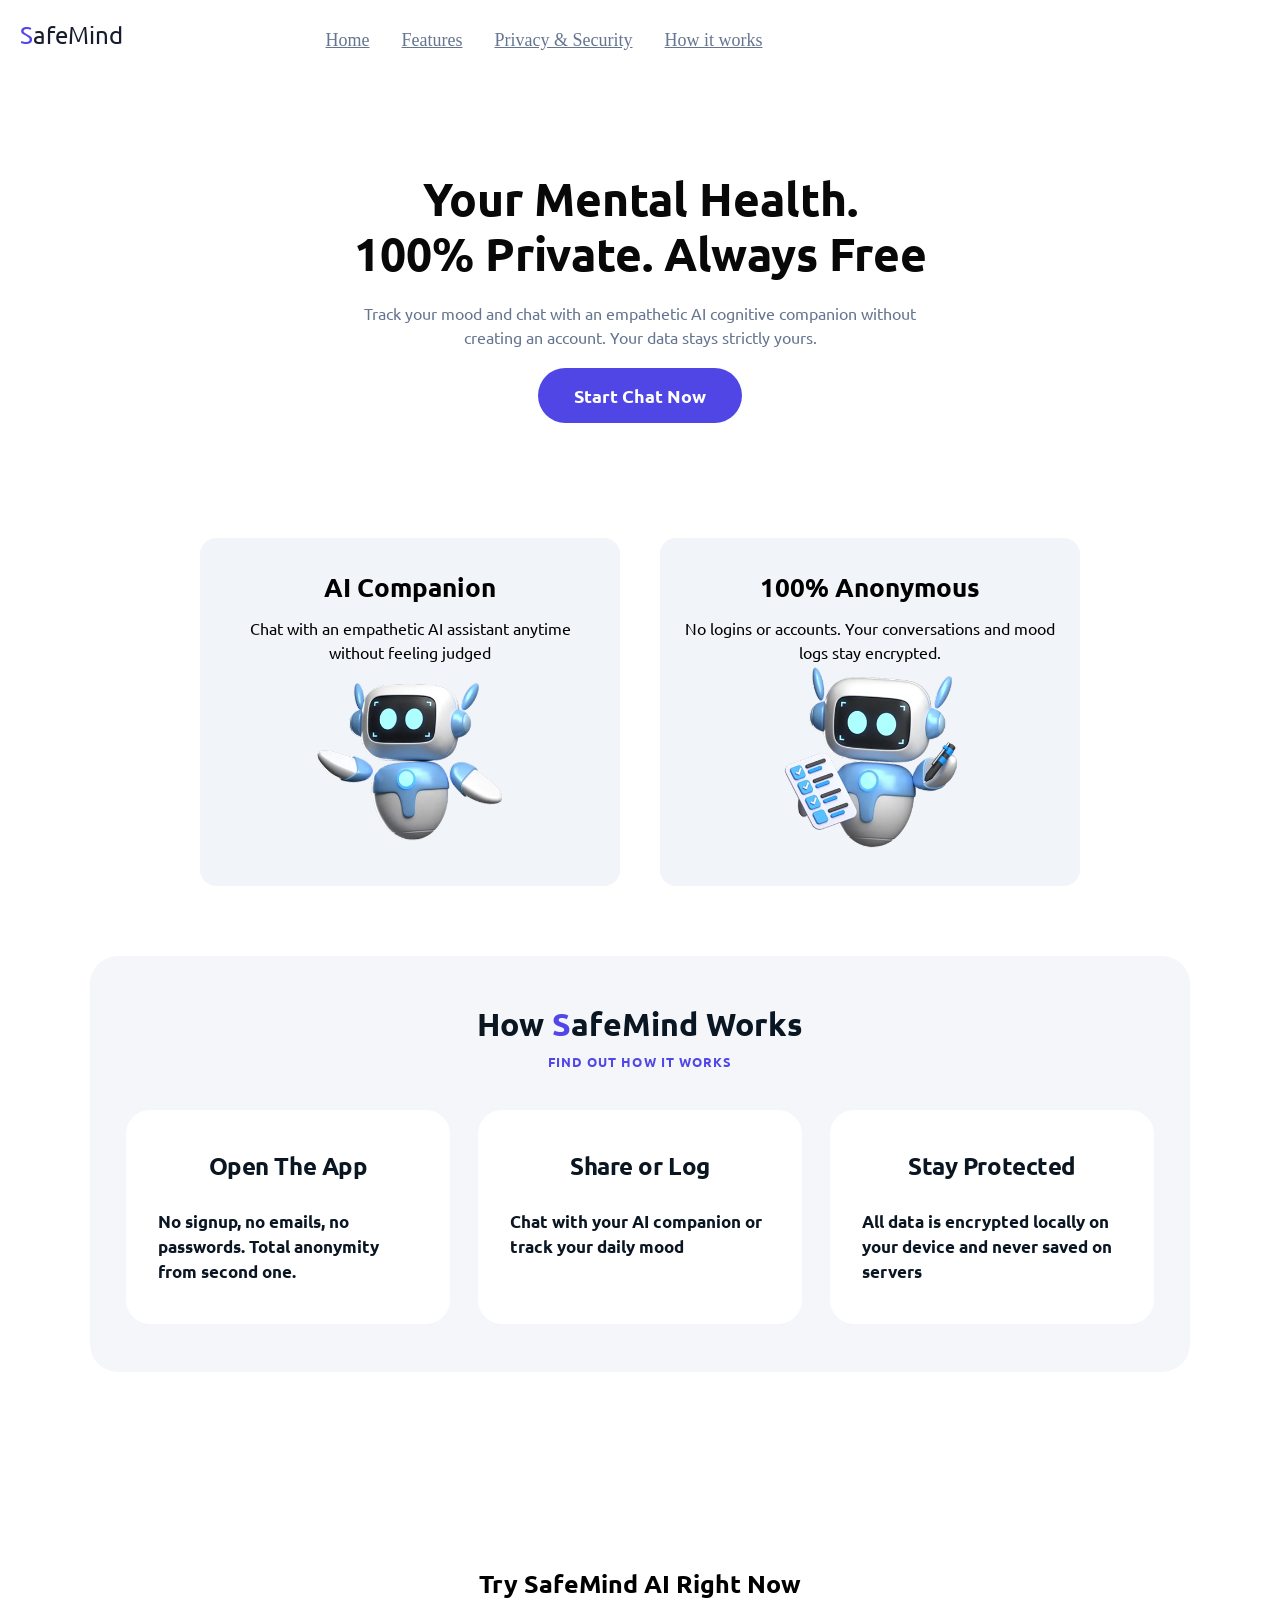
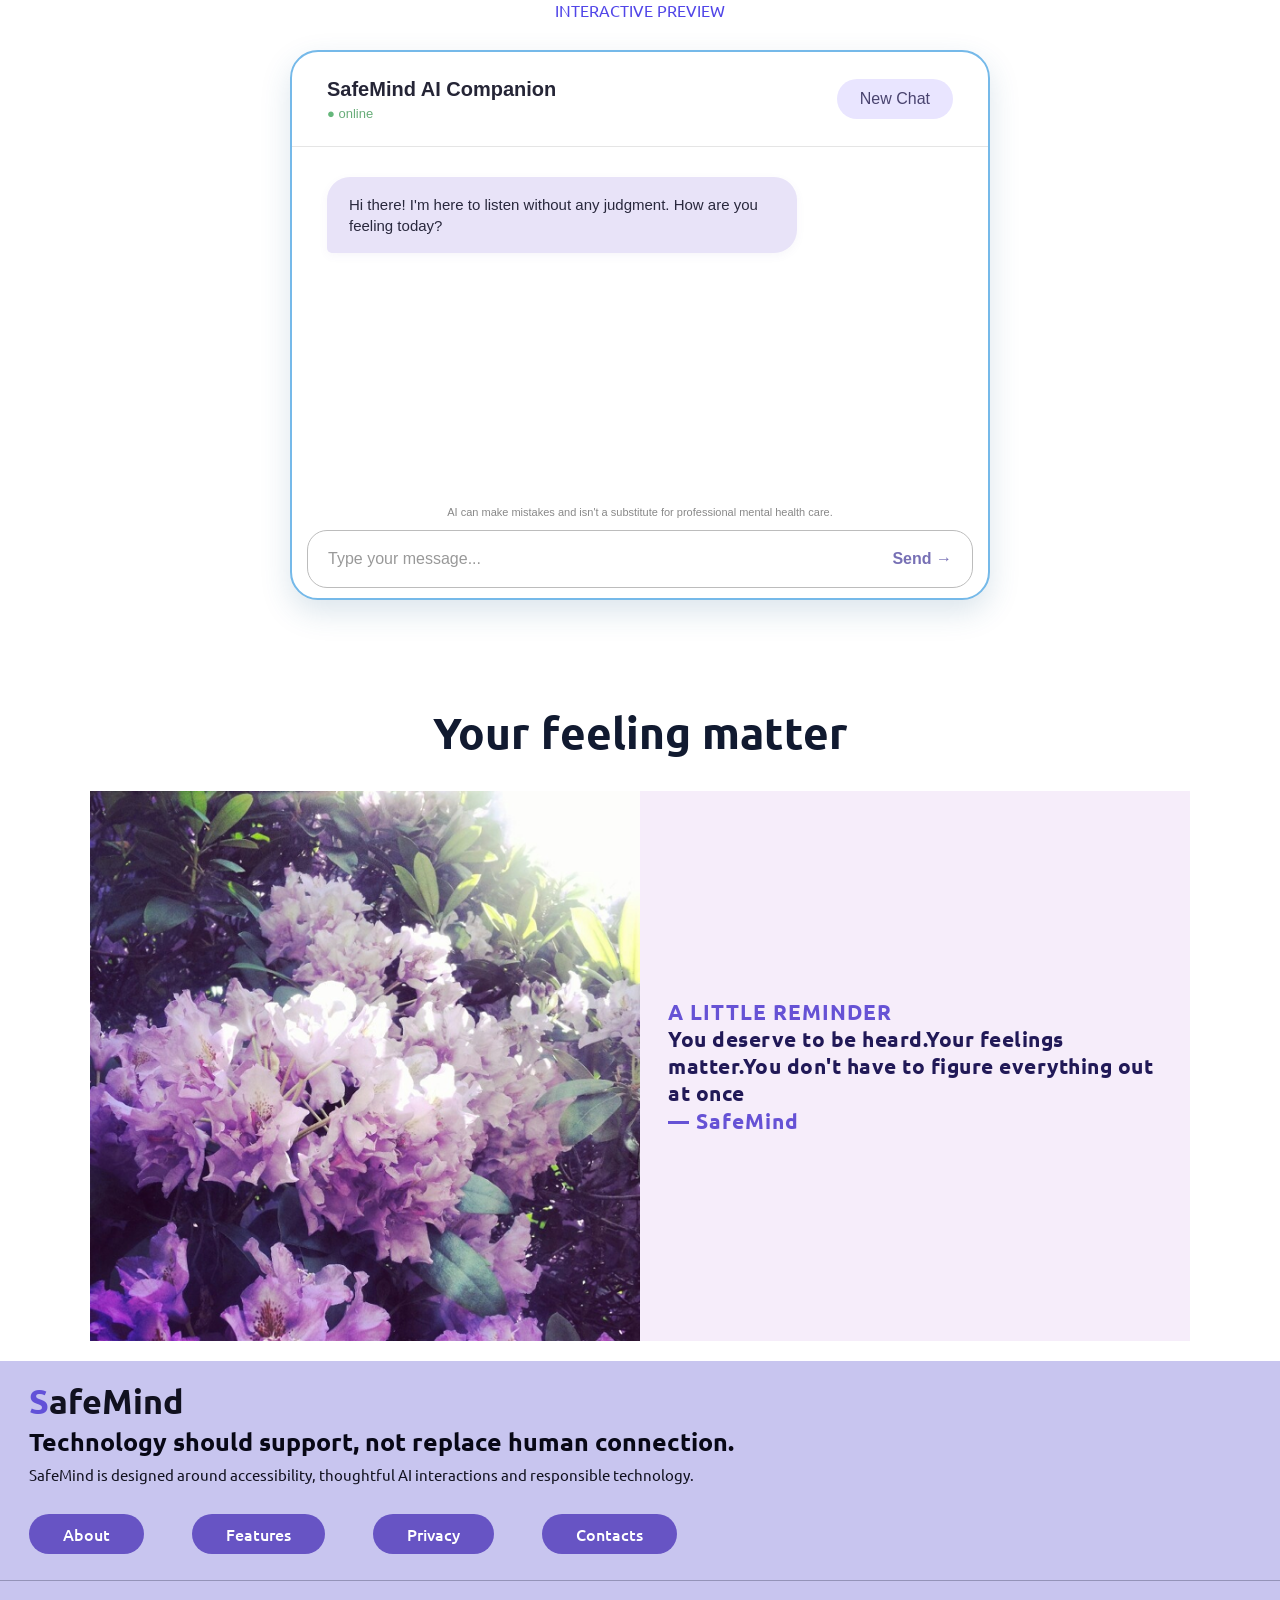
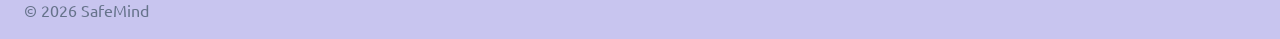
<file: index.html>
<!DOCTYPE html>
<html lang="en">
<head>
    <meta charset="UTF-8">
    <meta name="viewport" content="width=device-width, initial-scale=1.0">
    <title>SafeMind</title>
    <link rel="stylesheet" href="cure.css">
    <link rel="preconnect" href="https://fonts.googleapis.com">
<link rel="preconnect" href="https://fonts.gstatic.com" crossorigin>
<link href="https://fonts.googleapis.com/css2?family=Lobster&family=Roboto+Mono:ital,wght@0,100..700;1,100..700&family=Ubuntu:ital,wght@0,300;0,400;0,500;0,700;1,300;1,400;1,500;1,700&family=Xmind:ital,wght@0,100..900;1,100..900&display=swap" rel="stylesheet">

</head>
<meta name="viewport" content="width=device-width, initial-scale=1.0">
<body>
    <header>
        <div class="logo">
            <span>S</span>afeMind
        </div>
    </header>
    <nav>
        <ul>
            <li><a href="#home">Home</a></li>
            <li><a href="#features">Features</a></li>
            <li><a href="privacy.html">Privacy & Security</a></li>
            <li><a href="#how-it-works">How it works</a></li>
        </ul>
    </nav>

    <main>
        <section id="home">
            <h1>Your Mental Health.<br>100% Private. Always Free</h1>
            <p>Track your mood and chat with an empathetic AI cognitive companion without creating an account. Your data stays strictly yours.</p>

             <a href="#chat-preview" class="cta-btn">Start Chat Now</a>

        </section>

       <section id="features" class="features">

            <div class="feature">
                <h2>AI Companion</h2>
                <p>Chat with an empathetic AI assistant anytime without feeling judged</p>

                <img src="img1 (1).png" alt="AI Companion">
            </div>

            <div class="feature">
                <h2>100% Anonymous</h2>
                <p>No logins or accounts. Your conversations and mood logs stay encrypted.</p>

                <img src="robo2.png" alt="Anonymous Robot">
            </div>
        </section>

        <section id="how-it-works">

            <div class="how-header">
                <h2>How <span>S</span>afeMind Works</h2>
                <p>FIND OUT HOW IT WORKS</p>
            </div>

            <div class="step-card">
                <h3>Open The App</h3>
                <p>No signup, no emails, no passwords. Total anonymity from second one.</p>
            </div>

            <div class="step-card">
                <h3>Share or Log</h3>
                <p>Chat with your AI companion or track your daily mood</p>
            </div>

            <div class="step-card">
                <h3>Stay Protected</h3>
                <p>All data is encrypted locally on your device and never saved on servers</p>
            </div>
        </section>

        <section id="chat-preview">

            <div class="chat-heading">
                <h2>Try SafeMind AI Right Now</h2>
                <p>INTERACTIVE PREVIEW</p>
            </div>

            <div class="chat-container">

                <div class="chat-header">

                    <div class="chat-info">
                        <h3>SafeMind AI Companion</h3>
                        <span>online</span>
                    </div>

                    <button type="button" id="new-chat-btn">New Chat</button>

                </div>

                <div class="chat-message" id="chat-messages">

                    <div class="bot-message">
                        Hi there! I'm here to listen without any judgment. How are you feeling today?
                    </div>

                </div>
                <p class="chat-disclaimer">
                    AI can make mistakes and isn't a substitute for professional mental health care.
                </p>

                <div class="chat-input">

                    <input type="text" id="chat-input" placeholder="Type your message...">

                    <button type="button" id="send-btn">Send →</button>

                </div>

            </div>
        </section>

        <section id="feelings">

            <h2>Your feeling matter</h2>

            <div class="feelings-content">

                <div class="feeling-image">
                    <img src="image3.png" alt="Beautiful Flower">
                </div>

                <div class="feelings-message">

                    <h3>A LITTLE REMINDER</h3>

                    <p>You deserve to be heard.Your feelings matter.You don't have to figure everything out at once</p>

                    <span>— SafeMind</span>
                </div>
            </div>
        </section>

        <footer id="footer">

            <div class="footer-content">

                <div class="footer-brand">
                    <h2><span>S</span>afeMind</h2>

                    <h3>Technology should support,
                        not replace human connection.</h3>

                        <p>SafeMind is designed around accessibility,
                            thoughtful AI interactions and responsible technology.</p>
                </div>

                <div class="footer-links">

                    <a href="#home">About</a>

                    <a href="#features">Features</a>

                    <a href="privacy.html">Privacy</a>

                    <a href="privacy.html">Contacts</a>

                </div>

            </div>

            <div class="footer-bottom">
                <p>© 2026 SafeMind</p>
            </div>

        </footer>
    </main>
    <script src="script.js"></script>
</body>
</html>
</file>
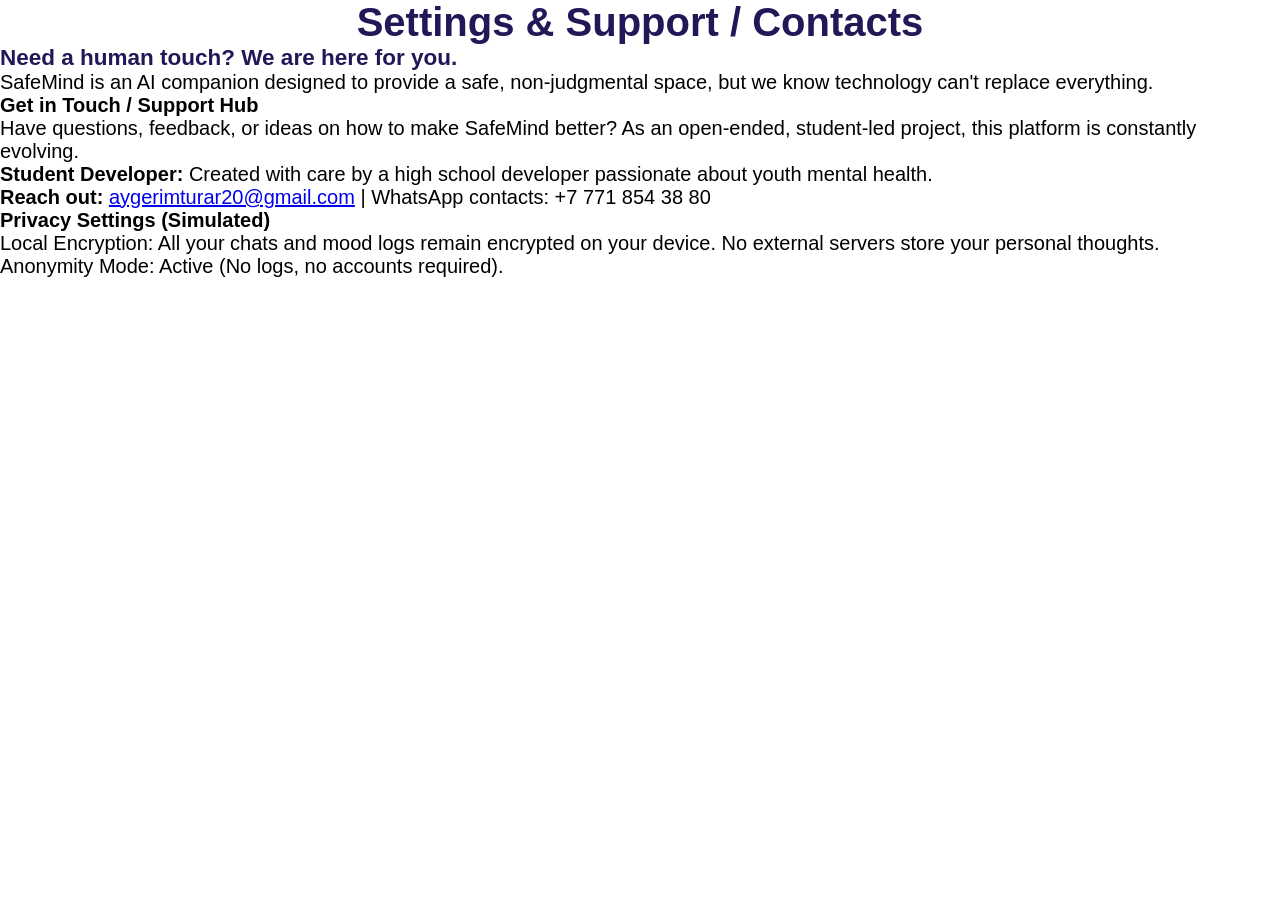
<file: privacy.html>
<!DOCTYPE html>
<html lang="en">
<head>
    <meta charset="UTF-8">
    <meta name="viewport" content="width=device-width, initial-scale=1.0">
    <title>privacy & settings</title>
    <link rel="stylesheet" href="cure.css">
    <link rel="preconnect" href="https://fonts.googleapis.com">
<link rel="preconnect" href="https://fonts.gstatic.com" crossorigin>
<link href="https://fonts.googleapis.com/css2?family=Lobster&family=Roboto+Mono:ital,wght@0,100..700;1,100..700&family=Ubuntu:ital,wght@0,300;0,400;0,500;0,700;1,300;1,400;1,500;1,700&family=Xmind:ital,wght@0,100..900;1,100..900&display=swap" rel="stylesheet">
</head>
<body>
    <div class="mainwrd">
        <h1>Settings & Support / Contacts</h1>
    </div>

    <div class="aigrm-wrd">
        <h2>Need a human touch? We are here for you.</h2>
    </div>

    <div class="pargrph">
        <p>SafeMind is an AI companion designed to provide a safe, non-judgmental space, but we know technology can't replace everything.</p>
        
        <p><strong>Get in Touch / Support Hub</strong><br>
        Have questions, feedback, or ideas on how to make SafeMind better? As an open-ended, student-led project, this platform is constantly evolving.</p>
        
        <p><strong>Student Developer:</strong> Created with care by a high school developer passionate about youth mental health.</p>
        
        <p><strong>Reach out:</strong> <a href="mailto:aygerimturar20@gmail.com">aygerimturar20@gmail.com</a> | WhatsApp contacts: +7 771 854 38 80</p>
        
        <p><strong>Privacy Settings (Simulated)</strong><br>
        Local Encryption: All your chats and mood logs remain encrypted on your device. No external servers store your personal thoughts.<br>
        Anonymity Mode: Active (No logs, no accounts required).</p>
    </div>
</body>
</html>
</file>
<file: cure.css>
header {
    position: absolute;
    top: 20px;
    left: 20px;
    font-family: 'Ubuntu', sans-serif;
}

html {
    scroll-behavior: smooth;
}

.logo {
    font-size: 24px;
    font-weight: 700x;
    text-decoration: none;
    color: #171C2D;
}

.logo span {
    color: #5146E8;
}

nav {
    display: flex;
    justify-content: center;
    margin-left: auto;
    margin-right: 15%;
    margin-top: 30px;
}

nav ul {
    display: flex;
    align-items: center;
    gap: 32px;
    list-style: none;
}

nav ul li a {
    font-size: 18px;
    font-weight: 500;
    color: #657590;
}

#home {
    padding: 120px 30px 60px;
    text-align: center;
    font-family: 'Ubuntu',sans-serif;
}

#home h1 {
    font-size: 46px;
    line-height: 1.2;
    color: #080808;
    margin-bottom: 20px;
    font-family: 'Ubuntu',sans-serif;
}

#home p {
    max-width: 600px;
    margin: 0 auto 35px;
    font-size: 16px;
    line-height: 1.5;
    color: #657590;
    font-family: 'Ubuntu',sans-serif;
}

.cta-btn {
    background-color: #4f46e5;
    color: white;
    border: none;
    border-radius: 999px;
    padding: 16px 36px;
    font-size: 18px;
    font-weight: 600;
    cursor: pointer;
    transition: all 0.2s ease;
    text-decoration: none;
}

.cta-btn:hover {
    background-color: #4338ca;
    transform: translateY(-2px);
    box-shadow: 0 8px 20px rgba(79, 70, 229, 0.3);
}

.features {
    display: flex;
    justify-content: center;
    align-items: stretch;
    gap: 40px;
    max-width: 900px;
    margin: 60px auto;
    padding: 10px;
}

.feature {
    flex: 1;
    min-width: 0;
    height: auto;
    background-color: #f1f4f8;
    border-radius: 16px;
    padding: 32px 24px;
    box-sizing: border-box;
    display: flex;
    flex-direction: column;
    align-items: center;
    text-align: center;
    transition: all 0.2s ease;
}

.feature:hover {
    background-color: #e4e9f2;
    transform: translateY(-2px);
    box-shadow: 0 8px 20px rgb(222, 220, 220)
}

.feature h2 {
    font-family: 'Ubuntu', sans-serif;
    font-size: 26px;
    margin: 0 0 12px;
}

.feature p {
    font-family: 'Ubuntu', sans-serif;
    font-size: 16px;
    line-height: 1.5;
    margin: 0;
}

.feature img {
    width: 200px;
    height: 190px;
    object-fit: contain;
    margin-top: auto;
}

@media (max-width: 768px) {
    .features {
        flex-direction: column;
        gap: 20px;
        max-width: 350px;
    }

    .feature {
        width: 100%;
    }
}

.how-header {
    font-family: 'Ubuntu', sans-serif;
    text-align: center;
    font-size: 24px;
    letter-spacing: 5%;
    margin-bottom: 5px;
}

.how-header p {
    color: #5146E8;
    font-size: 16px;
    margin-top: 4px;
}

.how-header span {
    color: #5146E8;
}

#how-it-works {
    font-family: 'Ubuntu', sans-serif;
    background-color: #f4f6f9; 
    border-radius: 28px;
    padding: 48px 36px;
    max-width: 1100px;
    margin: 40px auto;
    box-sizing: border-box;
    display: grid;
    grid-template-columns: repeat(3, 1fr);
    gap: 28px;
}

#how-it-works .how-header {
    grid-column: 1 / -1; 
    text-align: center;
    margin-bottom: 12px;
}

#how-it-works .how-header h2 {
    font-size: 32px;
    font-weight: 700;
    color: #0b1623;
    margin: 0 0 8px 0;
}

#how-it-works .how-header h2 span {
    color: #5146E8
}

#how-it-works .how-header p {
    font-size: 13px;
    font-weight: 700;
    letter-spacing: 0.08em;
    color: #5146E8;
    margin: 0;
}

#how-it-works .step-card {
    background-color: #ffffff;
    border-radius: 24px;
    padding: 40px 32px;
    box-sizing: border-box;
    display: flex;
    flex-direction: column;
    transition: transform 0.2s ease, box-shadow 0.2s ease;
}

#how-it-works .step-card:hover {
    transform: translateY(-4px);
    box-shadow: 0 12px 24px rgba(11, 22, 35, 0.04);
}

#how-it-works .step-card h3 {
    font-size: 24px;
    font-weight: 700;
    color: #0b1623;
    text-align: center;
    margin: 0 0 28px 0;
    letter-spacing: -0.02em;
}

#how-it-works .step-card p {
    font-size: 17px;
    font-weight: 600;
    line-height: 1.45;
    color: #0b1623;
    text-align: left;
    margin: 0;
}

@media (max-width: 900px) {
    #how-it-works {
        grid-template-columns: 1fr;
        padding: 32px 20px;
        gap: 20px;
    }

    #how-it-works .step-card {
        padding: 32px 24px;
    }
}

.chat-heading {
    padding-top: 100px;
}

 .chat-heading h2 {
    text-align: center;
    font-family: 'Ubuntu', sans-serif;
    letter-spacing: 5%;
    font-size: 25px;
 }

.chat-heading p {
    text-align: center;
    color: #5146E8;
    font-family: 'Ubuntu', sans-serif;
    letter-spacing: 8%;
    font-size: 16px;
    margin-bottom: 30px;
}

#chat-preview {
    width: 100%;
    padding: 55px 20px  70px;
    display: flex;
    flex-direction: column;
    align-items: center;
    background: #ffffff;
    font-family: 'Segoe UI', Tahoma, Geneva, Verdana, sans-serif;
}

.chat-container {
    width: 100%;
    max-width: 700px;
    min-height: 550px;
    background: #ffffff;
    border: 2px solid #75b9e9;
    border-radius: 28px;
    box-shadow: 0 12px 30px rgba(43, 100, 145, 0.17);
    overflow: hidden;
    display: flex;
    flex-direction: column;
}

.chat-header {
    min-height: 95px;
    padding: 20px 35px;
    display: flex;
    align-items: center;
    justify-content: space-between;
    border-bottom: 1px solid #e5e5e5;
    gap: 15px;
}

.chat-info {
    display: flex;
    flex-direction: column;
    gap: 5px;
}

.chat-info h3 {
    margin: 0;
    font-size: 20px;
    font-weight: 600;
    color: #252536;
}

.chat-info span {
    color: #68ad79;
    font-size: 13px;
}

.chat-info span::before {
    content: "● ";
    color: #65b77b;
}

.chat-header button {
    border: none;
    outline: none;
    background: #e9e5ff;
    color: #49436f;
    padding: 11px 23px;
    border-radius: 25px;
    font-size: 16px;
    cursor: pointer;
    transition: 0.25s ease;
}

.chat-header button:hover {
    background: #dcd5ff;
    transform: translateY(-2px);
}

.chat-message {
    flex: 1;
    padding: 30px 35px;
    display: flex;
    flex-direction: column;
    align-items: flex-start;
}

.bot-message {
    max-width: 350px;
    padding: 17px 22px;
    background: #e8e3f8;
    color: #29283d;
    border-radius: 23px 23px 23px 5px;
    font-size: 15px;
    line-height: 1.4;
    box-shadow: 0 3px 10px rgba(100, 80, 150, 0.05);
}

.chat-disclaimer {
    margin: 10px 20px;
    text-align: center;
    color: #888888;
    font-size: 11px;
    line-height: 1.5;
}

.chat-input {
    margin: 0 15px 10px;
    padding: 5px 15px;
    min-height: 58px;
    border: 1.5px solid #bcbcbc;
    border-radius: 20px;
    display: flex;
    align-items: center;
    gap: 10px;
    transition: 0.25s ease;
}

.chat-input:focus-within {
    border-color: #8e83d5;
    box-shadow: 0 0 0 3px rgba(142, 131, 213, 0.12);
}

.chat-input input {
    flex: 1;
    min-width: 0;
    border: none;
    outline: none;
    background: transparent;
    padding: 12px 5px;
    font-size: 16px;
    color: #333333;
}

.chat-input input::placeholder {
    color: #999999;
}

.chat-input button {
    border: none;
    background: transparent;
    color: #7770b5;
    font-size: 16px;
    font-weight: 600;
    cursor: pointer;
    padding: 10px 5px;
    transition: 0.2s ease;
}

.chat-input button:hover {
    color: #5145a0;
}

@media (max-width: 600px) {
    #chat-preview {
        padding: 35px 12px;
    }

.chat-container {
    min-height: 500px;
    border-radius: 22px;
}

.chat-header {
    padding: 18px 15px;
}

.chat-info {
    padding-left: 55px;
}

.chat-info::before {
    width: 43px;
    height: 43px;
    font-size: 29px;
}

.chat-info h3 {
    font-size: 15px;
}

.chat-header button {
    padding: 9px 13px;
    font-size: 13px;
}

.chat-message {
    padding: 25px 18px;
}

.bot-message {
    max-width: 90%;
    font-size: 14px;
}
}

* {
    margin: 0;
    padding: 0;
    box-sizing: border-box;
}

#feelings {
    width: 100%;
    max-width: 1100px;
    margin: 0 auto;
    background-color: #ffffff;
    font-family: 'Ubuntu', sans-serif;
    padding: 35px 0 20px;
}

#feelings h2 {
    text-align: center;
    font-size: 44px;
    font-weight: 700;
    color: #111a30;
    margin-bottom: 30px;
    font-family: 'Ubuntu', sans-serif;
}

.feelings-content {
    display: flex;
    width: 100%;
    min-height: 365px;
}

.feeling-image {
    width: 50%;
    overflow: hidden;
}

.feeling-image img {
    width: 100%;
    height: 100%;
    min-height: 500px;
    object-fit: cover;
    display: block;
}

.feelings-message {
    width: 50%;
    background-color: #f6edfa;
    display: flex;
    flex-direction: column;
    justify-content: center;
    align-items: flex-start;
    padding: 35px 28px;
}

.feelings-message h3 {
    color: #6652d5;
    font-size: 21px;
    font-weight: 600;
    letter-spacing: 1px;
    margin-bottom: 0;
    font-family: 'Ubuntu', sans-serif;
}

.feelings-message p {
    color: #211957;
    font-size: 21px;
    font-weight: 600;
    line-height: 1.28;
    letter-spacing: 0.5px;
    font-family: 'Ubuntu', sans-serif;
}

.feelings-message span {
    color: #6652d5;
    font-size: 21px;
    font-weight: 600;
    letter-spacing: 1px;
}

@media (max-width: 600px) {
    #feelings {
        padding-top: 25px;
    }

    #feelings h2 {
        font-size: 30px;
        margin-bottom: 20px;
    }

    .feelings-content {
        flex-direction: column;
    }

    .feeling-image,
    .feelings-message {
        width: 100%;
    }

    .feeling-image img {
        min-height: 280px;
        height: 280px;
    }

    .feelings-message {
        padding: 30px 25px;
        min-height: 280px;
    }

    .feelings-message h3,
    .feelings-message p,
    .feelings-message span {
        font-size: 18px;
    }
} 

#footer {
    width: 100%;
    background: #c8c5ef;
    color: #11111f;
    margin-top: 0;
    font-family: 'Ubuntu', sans-serif;
}

.footer-content {
    padding: 18px 29px 26px;
    display: flex;
    flex-direction: column;
}

.footer-brand h2 {
    font-size: 34px;
    font-weight: 600;
    margin: 0 0 2px;
    color: #11111f;
}

.footer-brand h2 span {
    color: #6251d8;
}

.footer-brand h3 {
    font-size: 25px;
    font-weight: 600;
    line-height: 1.3;
    margin: 0 0 6px;
    color: #080816;
}

.footer-brand p {
    font-size: 15px;
    margin: 0;
    line-height: 1.5;
    color: #11111f;
}

.footer-links {
    display: flex;
    align-items: center;
    gap: 48px;
    margin-top: 28px;
    flex-wrap: wrap;
}

.footer-links a {
    display: inline-block;
    background: #6754c4;
    color: white;
    text-decoration: none;
    font-size: 16px;
    font-weight: 500;
    padding: 9px 34px;
    border-radius: 30px;
    transition: 0.3s ease;
}

.footer-links a:hover {
    background: #5140a8;
    transform: translateY(-2px);
}

.footer-bottom {
    border-top: 1px solid rgba(70, 70, 100, 0.4);
    padding: 19px 24px;
}

.footer-bottom p {
    margin: 0;
    color: #66738b;
    font-size: 16px;
}

@media (max-width: 600px) {
    .footer-content {
        padding: 20px;
    }

    .footer-brand h2 {
        font-size: 29px;
    }

    .footer-brand h3 {
        font-size: 20px;
    }

    .footer-brand p {
        font-size: 14px;
    }

    .footer-links {
        gap: 12px;
        margin-top: 24px;
    }

    .footer-links a {
        padding: 9px 22px;
        font-size: 14px;
    }

    .footer-bottom {
        padding: 16px 20px;
    }
}

.mainwrd {
    text-align: center;
    color: #211957;
    font-family: 'Segoe UI', Tahoma, Geneva, Verdana, sans-serif;
    font-size: 20px;
}

.aigrm-wrd {
    color: #211957;
    font-family: 'Segoe UI', Tahoma, Geneva, Verdana, sans-serif;
    font-size: 15px;
}

.pargrph {
    font-family: Arial, Helvetica, sans-serif;
    font-size: 20px;
}

.chat-message {
  display: flex;
  flex-direction: column;
  gap: 12px;
  overflow-y: auto;
}

.bot-message {
  align-self: flex-start;
  max-width: 75%;
}

.user-message {
  align-self: flex-end;
  max-width: 75%;
  background-color: #1514d4;
  color: #ffffff;
  padding: 12px 16px;
  border-radius: 16px 16px 4px 16px;
  font-size: 14px;
  line-height: 1.45;
  word-wrap: break-word;
  overflow-wrap: break-word;
}
</file>
